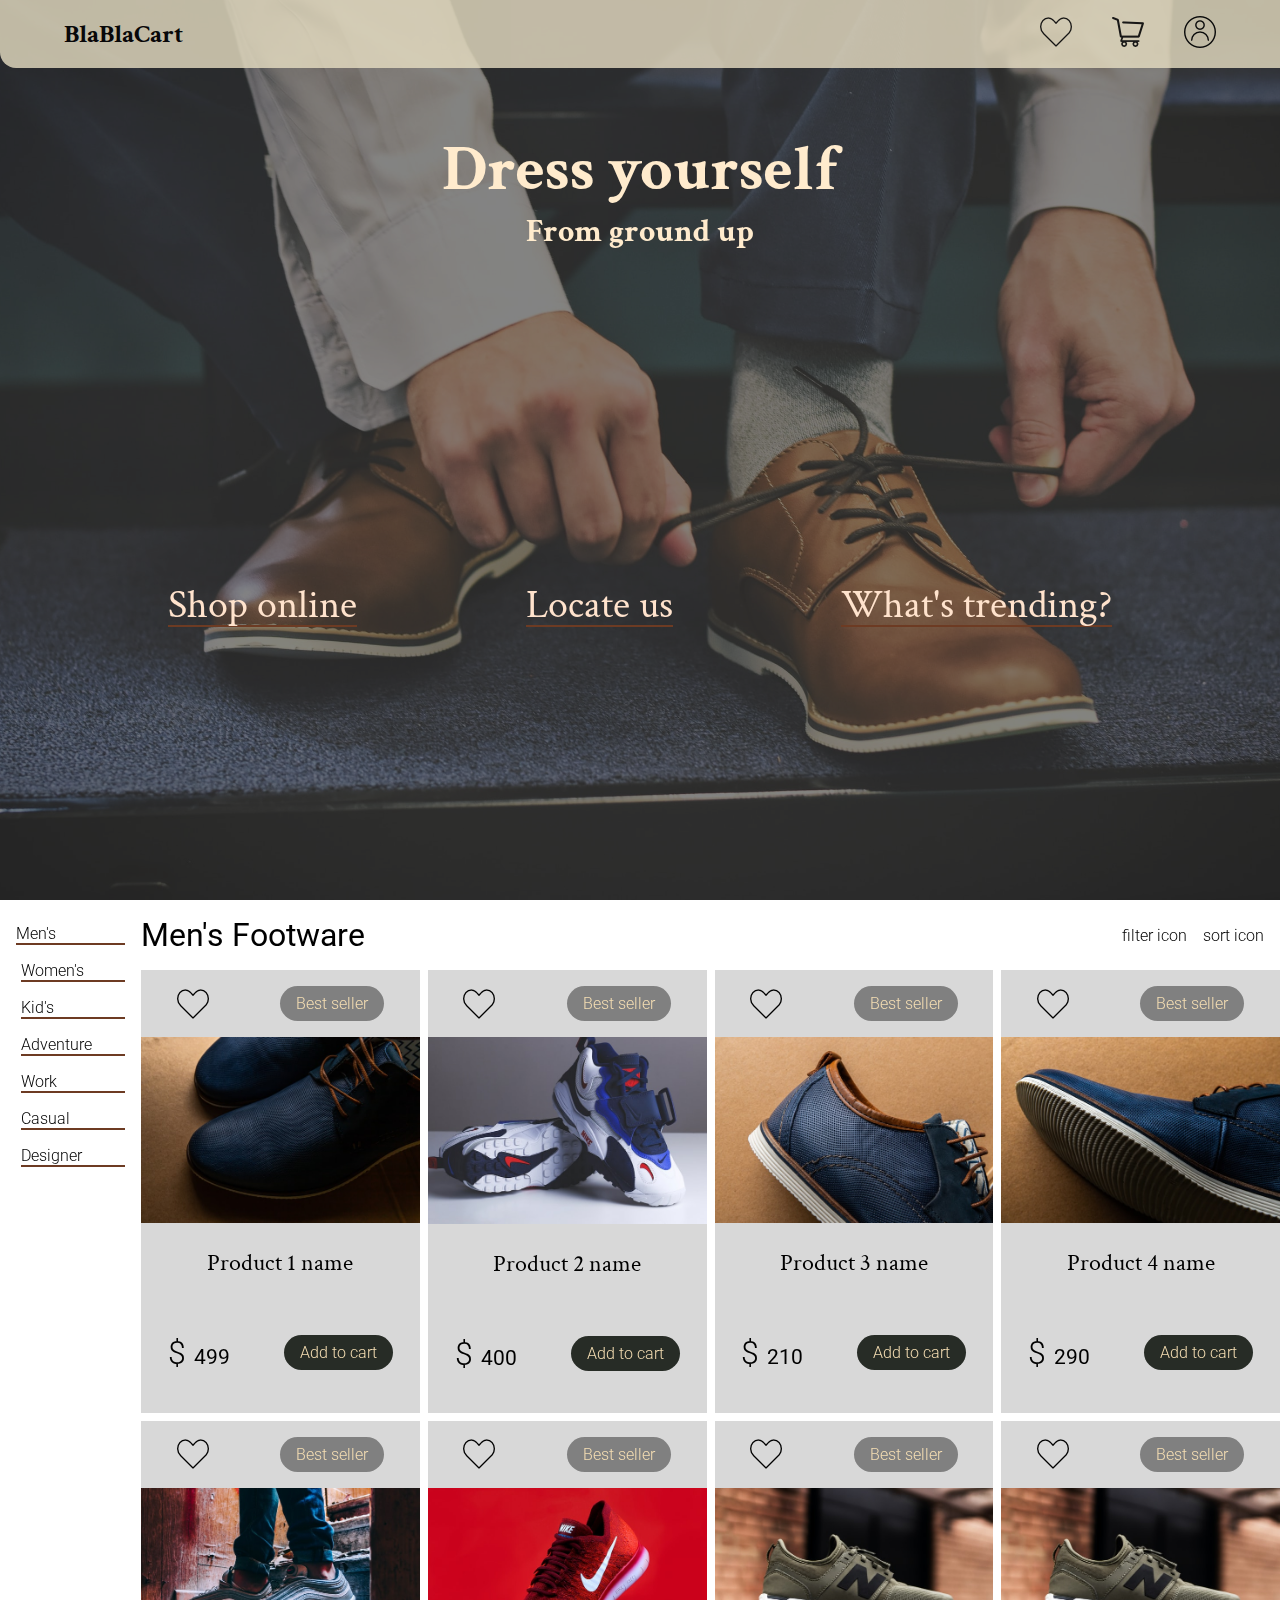
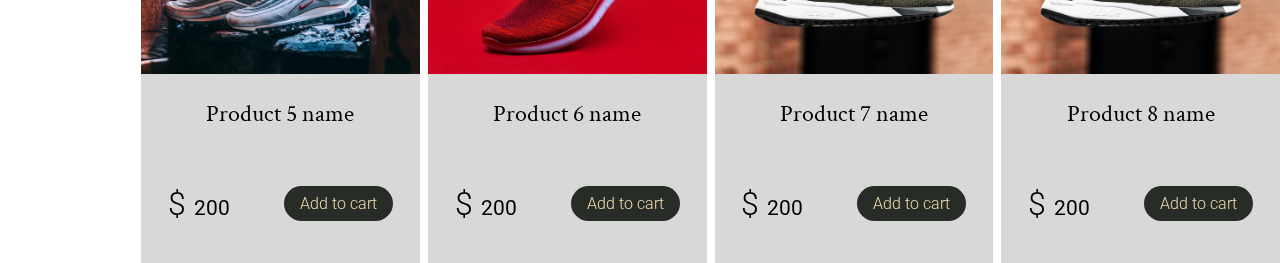
<file: index.html>
<!DOCTYPE html>
<html lang="en">
  <head>
    <meta charset="UTF-8" />
    <meta name="viewport" content="width=device-width, initial-scale=1.0" />
    <title>BlaBlaCart | Premium footware</title>
    <link rel="stylesheet" href="/scss/main.css" />
    <link rel="stylesheet" href="/scss/utility-styles.css" />
    <link
      href="https://fonts.googleapis.com/css2?family=Roboto:wght@100;300;500&display=swap"
      rel="stylesheet"
    />
    <link
      href="https://fonts.googleapis.com/css2?family=Crimson+Text:wght@400;700&display=swap"
      rel="stylesheet"
    />
  </head>
  <body>
    <!-- ! Navbar -->
    <!-- ? Logo -->
    <nav class="nav-bar">
      <div class="container">
        <div class="logo">
          <h2><a href="/index.html">BlaBlaCart</a></h2>
        </div>
        <div class="actions">
          <ul>
            <li class="wishlist">
              <img src="/icons/heart-empty.png" alt="Cart" />
            </li>
            <!-- ? Cart icon -->
            <li class="cart">
              <div></div>
              <img src="/icons/cart32px.png" alt="Cart" id="cart-qty" />
            </li>
            <!-- ? Profile icon -->
            <li class="profile">
              <img src="/icons/profile32px.png" alt="profile image" />
            </li>
          </ul>
        </div>
      </div>
    </nav>

    <!-- ! Showcase actions -->
    <div class="showcase-actions">
      <div class="showcase-buttons">
        <a href="#category-list" class="shop-online">Shop online</a>
        <a href="/geoLocation.html" class="locate-us" target="_blank"
          >Locate us</a
        >
        <a href="/trending.html" class="trending" id="trending" target="_blank"
          >What's trending?</a
        >
      </div>
    </div>
    <!-- ! Cart modal -->

    <div class="modal-container" id="cart-modal">
      <!-- ? Modal box container -->
      <div class="modal-bg-cart">
        <div class="modal-content" id="modal-cart">
          <!-- ? Content of the modal box -->
          <!-- <div class="cart-card">
            <div class="product-image">
              <img src="/images/image-1.jpg" alt="" />
            </div>
            <div class="details-flex">
              <p>Product name</p>
              <div class="quantity">
                <p>Qty</p>
                <input type="number" id="quantity" min="1" max="7" value="2" />
              </div>
            </div>
            <div class="actions-flex">
              <p class="price">$&nbsp;<span>200</span></p>
              <img src="/icons/trash.png" alt="remove" id="remove" />
            </div>
          </div> -->

          <!-- ! Checkout buttons -->
          <div class="checkout">
            <div class="total-price">
              <p>$&nbsp;<span id="checkout-price">Cart empty... </span></p>
            </div>
            <div class="buy-now-btn"><a href="/checkout.html">Buy now!</a></div>
          </div>
        </div>
      </div>
    </div>
    <!-- ! Wishlist modal -->
    <div class="modal-container" id="wishlist-modal">
      <!-- ? Modal box container -->
      <div class="modal-bg-wishlist">
        <div class="modal-content" id="modal-wishlist">
          <!-- ? Content of the modal box -->
          <!-- <div class="wishlist-card">
            <div class="product-image">
              <img src="/images/image-1.jpg" alt="" />
            </div>
            <div class="details-flex">
              <p class="name">Product name</p>
              
              <p class="price">$<span>&nbsp;200</span></p>
            </div>
            <div class="actions-flex">
              <img src="/icons/cart32px.png" alt="save for later" />
              <img src="/icons/trash.png" alt="remove" id="remove" />
            </div>
          </div> -->
        </div>
      </div>
    </div>
    <!-- ! Welcome page -->
    <section class="showcase">
      <h1>Dress yourself</h1>
      <h3>From ground up</h3>
    </section>

    <!-- ! Product display modal -->

    <section class="product-modal">
      <div class="modal-bg">
        <!-- ? position fixed -->
        <div class="modal-content">
          <!--? position relative -->
          <div class="product-display-grid">
            <div class="product-listing">
              <div class="name"><p id="modal-name">Product name</p></div>
              <img src="./images/image-1.jpg" alt="" />
              <div class="call-to-action">
                <p class="price" id="modal-listing-price">
                  $&nbsp;<span id="modal-price">499</span>
                </p>
                <div id="cart-btn">
                  <a href="">Add to cart</a>
                </div>
              </div>
            </div>
            <div class="description">
              <p>
                Lorem, ipsum dolor sit amet con sectetur adipi sicing elit.
                Accusa mus corrupti dolore distinction asperiores vitae facere?
              </p>
            </div>
          </div>
          <div class="product-display-grid"></div>
          <button class="close">x</button>
          <!-- ? position absolute -->
        </div>
      </div>
    </section>

    <section class="shopping-grid">
      <!-- ! Aside -->
      <!-- ? Category list -->
      <div class="category-list" id="category-list">
        <ul>
          <li class="category-item category-item-1"><a href="">Men's</a></li>
          <li class="category-item category-item-2"><a href="">Women's</a></li>
          <li class="category-item category-item-3"><a href="">Kid's</a></li>
          <li class="category-item category-item-4">
            <a href="">Adventure</a>
          </li>
          <li class="category-item category-item-5"><a href="">Work</a></li>
          <li class="category-item category-item-6"><a href="">Casual</a></li>
          <li class="category-item category-item-7">
            <a href="">Designer</a>
          </li>
        </ul>
      </div>

      <!-- ! Main grid -->

      <div class="product-flex">
        <!-- ? Horizontal title of category and filter/sort icons -->
        <div class="category-bar">
          <div class="category-title">Men's Footware</div>
          <div class="filter-and-sort">
            <div class="filter">filter icon</div>
            <div class="sort">sort icon</div>
          </div>
        </div>
        <!-- ? Grid of products -->
        <div class="product-grid" id="product-grid">
          <!-- ? Product cards -->
          <div class="product-card product-card-1">
            <div class="card-grid">
              <div class="product-interactions">
                <img src="/icons/heart-empty.png" alt="" class="wishlist-btn" />
                <p>Best seller</p>
              </div>

              <img src="./images/image-1.jpg" alt="" />
              <div class="details">
                <p id="name">Product 1 name</p>
                <div class="call-to-action">
                  <p class="price">$&nbsp;<span id="price-">499</span></p>
                  <div class="cart-btn"><a href="">Add to cart</a></div>
                </div>
              </div>
            </div>
          </div>
          <div class="product-card product-card-2">
            <div class="card-grid">
              <div class="product-interactions">
                <img src="/icons/heart-empty.png" alt="" class="wishlist-btn" />

                <p>Best seller</p>
              </div>
              <img src="./images/image-2.jpg" alt="" />
              <div class="details">
                <p id="name">Product 2 name</p>
                <div class="call-to-action">
                  <p class="price">$&nbsp;<span id="price-">400</span></p>
                  <div class="cart-btn"><a href="">Add to cart</a></div>
                </div>
              </div>
            </div>
          </div>
          <div class="product-card product-card-3">
            <div class="card-grid">
              <div class="product-interactions">
                <img src="/icons/heart-empty.png" alt="" class="wishlist-btn" />
                <p>Best seller</p>
              </div>
              <img src="./images/image-3.jpg" alt="" />
              <div class="details">
                <p id="name">Product 3 name</p>
                <div class="call-to-action">
                  <p class="price">$&nbsp;<span id="price-">210</span></p>
                  <div class="cart-btn"><a href="">Add to cart</a></div>
                </div>
              </div>
            </div>
          </div>
          <div class="product-card product-card-4">
            <div class="card-grid">
              <div class="product-interactions">
                <img src="/icons/heart-empty.png" alt="" class="wishlist-btn" />
                <p>Best seller</p>
              </div>
              <img src="./images/image-4.jpg" alt="" />
              <div class="details">
                <p id="name">Product 4 name</p>
                <div class="call-to-action">
                  <p class="price">$&nbsp;<span id="price-">290</span></p>
                  <div class="cart-btn"><a href="">Add to cart</a></div>
                </div>
              </div>
            </div>
          </div>
          <div class="product-card product-card-5">
            <div class="card-grid">
              <div class="product-interactions">
                <img src="/icons/heart-empty.png" alt="" class="wishlist-btn" />
                <p>Best seller</p>
              </div>
              <img src="./images/image-5.jpg" alt="" />
              <div class="details">
                <p id="name">Product 5 name</p>
                <div class="call-to-action">
                  <p class="price">$&nbsp;<span id="price-">200</span></p>
                  <div class="cart-btn"><a href="">Add to cart</a></div>
                </div>
              </div>
            </div>
          </div>
          <div class="product-card product-card-6">
            <div class="card-grid">
              <div class="product-interactions">
                <img src="/icons/heart-empty.png" alt="" class="wishlist-btn" />
                <p>Best seller</p>
              </div>
              <img src="./images/image-6.jpg" alt="" />
              <div class="details">
                <p id="name">Product 6 name</p>
                <div class="call-to-action">
                  <p class="price">$&nbsp;<span id="price-">200</span></p>
                  <div class="cart-btn"><a href="">Add to cart</a></div>
                </div>
              </div>
            </div>
          </div>
          <div class="product-card product-card-7">
            <div class="card-grid">
              <div class="product-interactions">
                <img src="/icons/heart-empty.png" alt="" class="wishlist-btn" />
                <p>Best seller</p>
              </div>
              <img src="./images/image-7.jpg" alt="" />
              <div class="details">
                <p id="name">Product 7 name</p>
                <div class="call-to-action">
                  <p class="price">$&nbsp;<span id="price-">200</span></p>
                  <div class="cart-btn"><a href="">Add to cart</a></div>
                </div>
              </div>
            </div>
          </div>
          <div class="product-card product-card-7">
            <div class="card-grid">
              <div class="product-interactions">
                <img src="/icons/heart-empty.png" alt="" class="wishlist-btn" />
                <p>Best seller</p>
              </div>
              <img src="./images/image-7.jpg" alt="" />
              <div class="details">
                <p id="name">Product 8 name</p>
                <div class="call-to-action">
                  <p class="price">$&nbsp;<span id="price-">200</span></p>
                  <div class="cart-btn"><a href="">Add to cart</a></div>
                </div>
              </div>
            </div>
          </div>
        </div>
      </div>
    </section>
  </body>
  <script src="/cart.js"></script>
  <script src="/modal-script.js"></script>
  <script src="/wishlist.js"></script>
  <script src="https://ajax.googleapis.com/ajax/libs/jquery/3.5.1/jquery.min.js"></script>
</html>
</file>
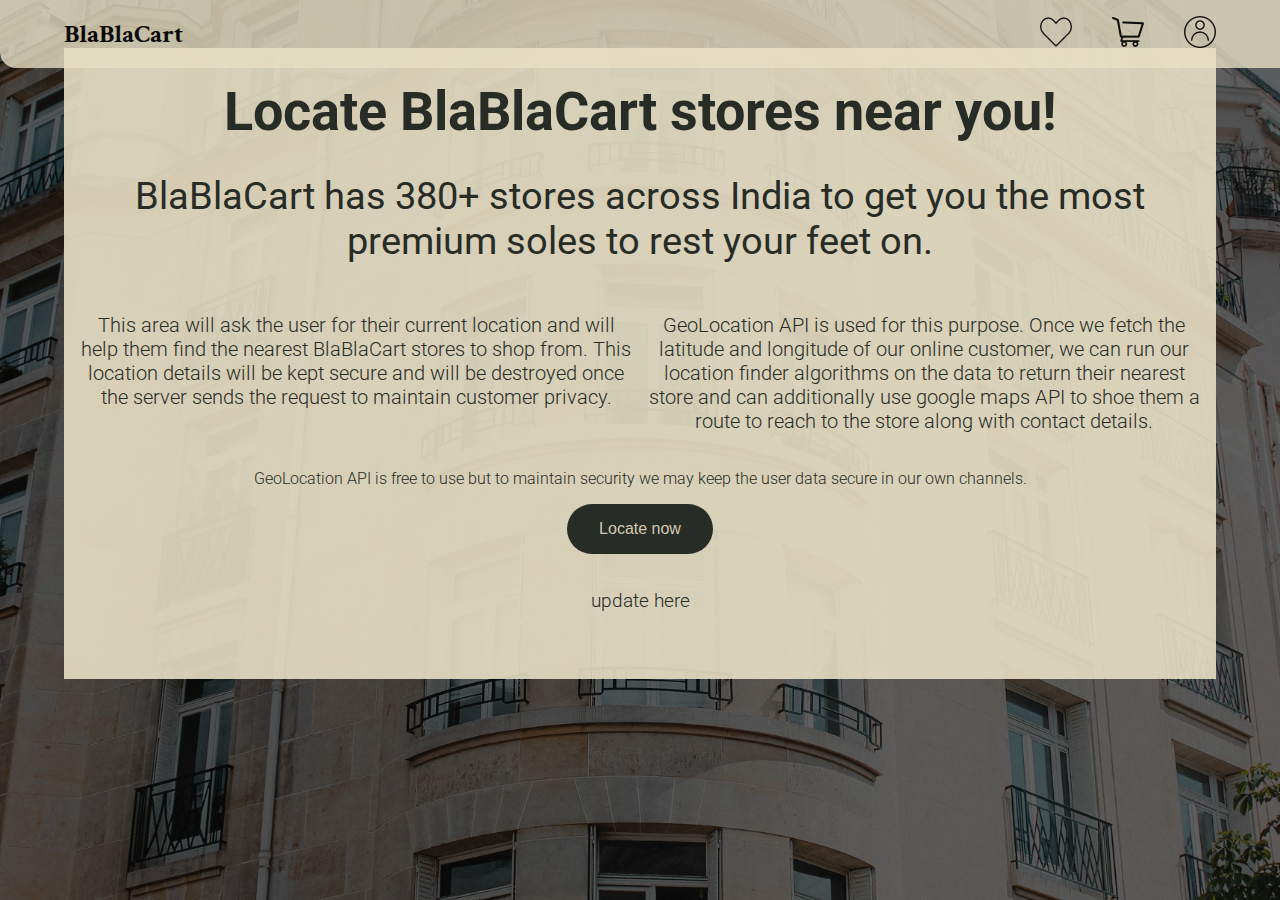
<file: geoLocation.html>
<!DOCTYPE html>
<html lang="en">
  <head>
    <meta charset="UTF-8" />
    <meta name="viewport" content="width=device-width, initial-scale=1.0" />
    <title>BlaBlaCart | Premium footware</title>
    <link rel="stylesheet" href="/scss/main.css" />
    <link rel="stylesheet" href="/scss/utility-styles.css" />
    <link
      href="https://fonts.googleapis.com/css2?family=Roboto:wght@100;300;500&display=swap"
      rel="stylesheet"
    />
    <link
      href="https://fonts.googleapis.com/css2?family=Crimson+Text:wght@400;700&display=swap"
      rel="stylesheet"
    />
    <style>
      .section-header {
        background-color: rgba(232, 223, 196, 0.9);
        display: flex;
        flex-direction: column;
        align-items: center;
        padding: 50px 0;
        color: rgba(39, 44, 38, 1);
        text-align: center;

        margin: 3rem 0;
        padding: 2rem 1rem;
      }

      .section-header h2 {
        font-size: 3.4rem;
        padding-bottom: 30px;
      }
      .section-header h3 {
        font-size: 2.4rem;
        padding-bottom: 30px;
        font-weight: normal;
      }

      .section-header div {
        font-size: 1.25rem;
        display: grid;
        grid-template-columns: 1fr 1fr;
        grid-gap: 1rem;
      }
      @media screen and (max-width: 600px) {
        .section-header div {
          display: flex;
          flex-direction: column;
        }
      }
      #btn {
        outline: none;
        border: none;
        background-color: rgba(39, 44, 38, 1);
        color: rgba(232, 223, 196, 0.9);

        padding: 1rem 2rem;
        border-radius: 4rem;
        cursor: pointer;
        font-size: 1rem;
      }
      #demo {
        padding: 1rem 0;
        font-size: 1.2rem;
      }
    </style>
  </head>
  <body
    style="background: url(/images/trending-bgdark.jpg) center center/cover"
  >
    <nav class="nav-bar">
      <div class="container">
        <div class="logo">
          <h2><a href="/index.html">BlaBlaCart</a></h2>
        </div>
        <div class="actions">
          <ul>
            <li class="wishlist">
              <img src="/icons/heart-empty.png" alt="Cart" />
            </li>
            <!-- ? Cart icon -->
            <li class="cart">
              <div></div>
              <img src="/icons/cart32px.png" alt="Cart" id="cart-qty" />
            </li>
            <!-- ? Profile icon -->
            <li class="profile">
              <img src="/icons/profile32px.png" alt="profile image" />
            </li>
          </ul>
        </div>
      </div>
    </nav>
    <div class="container">
      <header class="section-header" id="gallery">
        <h2>Locate BlaBlaCart stores near you!</h2>
        <h3>
          BlaBlaCart has 380+ stores across India to get you the most premium
          soles to rest your feet on.
        </h3>
        <div class="columns">
          <p>
            This area will ask the user for their current location and will help
            them find the nearest BlaBlaCart stores to shop from. This location
            details will be kept secure and will be destroyed once the server
            sends the request to maintain customer privacy.
          </p>
          <p>
            GeoLocation API is used for this purpose. Once we fetch the latitude
            and longitude of our online customer, we can run our location finder
            algorithms on the data to return their nearest store and can
            additionally use google maps API to shoe them a route to reach to
            the store along with contact details.
          </p>
        </div>
        <p>
          GeoLocation API is free to use but to maintain security we may keep
          the user data secure in our own channels.
        </p>
        <button id="btn">Locate now</button>
        <p id="demo">update here</p>
      </header>
    </div>
  </body>
  <script src="geoScript.js"></script>
</html>
</file>
<file: scss/main.css>
.nav-bar {
  background-color: #e8dfc4;
  border-radius: 0 0 0 1rem;
  position: fixed;
  top: 0;
  width: 100%;
  z-index: 2;
}

.nav-bar .logo {
  font-family: "Crimson Text", serif;
  font-weight: 700;
  font-size: 1.1em;
}

.nav-bar .logo h2 a {
  text-decoration: none;
  color: black;
  display: -webkit-box;
  display: -ms-flexbox;
  display: flex;
  -webkit-box-align: center;
      -ms-flex-align: center;
          align-items: center;
}

.nav-bar .container {
  display: -webkit-box;
  display: -ms-flexbox;
  display: flex;
  -webkit-box-align: center;
      -ms-flex-align: center;
          align-items: center;
  -webkit-box-pack: justify;
      -ms-flex-pack: justify;
          justify-content: space-between;
}

.nav-bar .container .actions ul {
  display: -webkit-box;
  display: -ms-flexbox;
  display: flex;
}

.nav-bar .container .actions ul .cart,
.nav-bar .container .actions ul .profile {
  margin-left: 2.5rem;
}

.nav-bar .container .actions ul .cart,
.nav-bar .container .actions ul .profile,
.nav-bar .container .actions ul .wishlist {
  cursor: pointer;
}

.nav-bar .container .actions ul .cart {
  position: relative;
}

.nav-bar .container .actions ul .cart:first-child {
  position: absolute;
  top: 0;
  left: -1.5rem;
  height: 1.5rem !important;
  width: 1.5rem;
  background-color: #272c26;
}

@media screen and (min-width: 768px) {
  .nav-bar {
    opacity: 0.3;
  }
  .nav-bar:hover {
    opacity: 0.8;
    -webkit-transition-duration: 300ms;
            transition-duration: 300ms;
  }
}

.modal-container {
  display: -webkit-box;
  display: -ms-flexbox;
  display: flex;
  -webkit-box-align: center;
      -ms-flex-align: center;
          align-items: center;
  -webkit-box-pack: center;
      -ms-flex-pack: center;
          justify-content: center;
  height: 100vh;
  width: 100vw;
  background: #272c26;
  opacity: 0.95;
  position: fixed;
  visibility: hidden;
}

.modal-container .modal-bg-cart,
.modal-container .modal-bg-wishlist {
  overflow-y: auto;
  background-color: #e8dfc4;
  opacity: 1;
  width: 70vw;
  height: 75vh;
  position: fixed;
  top: 15vh;
  display: -webkit-box;
  display: -ms-flexbox;
  display: flex;
  -webkit-box-pack: center;
      -ms-flex-pack: center;
          justify-content: center;
  visibility: hidden;
}

.modal-container .modal-bg-cart::-webkit-scrollbar,
.modal-container .modal-bg-wishlist::-webkit-scrollbar {
  width: 0 !important;
}

.modal-container .modal-bg-cart .modal-content,
.modal-container .modal-bg-wishlist .modal-content {
  display: -ms-grid;
  display: grid;
  -ms-grid-columns: 1fr;
      grid-template-columns: 1fr;
  grid-gap: 1rem;
  justify-items: left;
  height: 50%;
}

.modal-container .modal-bg-cart .modal-content .cart-card,
.modal-container .modal-bg-cart .modal-content .wishlist-card,
.modal-container .modal-bg-wishlist .modal-content .cart-card,
.modal-container .modal-bg-wishlist .modal-content .wishlist-card {
  height: 25%;
  display: -ms-grid;
  display: grid;
  -ms-grid-columns: 2fr 2fr 1fr;
      grid-template-columns: 2fr 2fr 1fr;
  padding: 0.5rem 1rem;
}

.modal-container .modal-bg-cart .modal-content .cart-card .product-image,
.modal-container .modal-bg-cart .modal-content .wishlist-card .product-image,
.modal-container .modal-bg-wishlist .modal-content .cart-card .product-image,
.modal-container .modal-bg-wishlist .modal-content .wishlist-card .product-image {
  display: -webkit-box;
  display: -ms-flexbox;
  display: flex;
  -webkit-box-align: center;
      -ms-flex-align: center;
          align-items: center;
  -webkit-box-pack: center;
      -ms-flex-pack: center;
          justify-content: center;
}

.modal-container .modal-bg-cart .modal-content .cart-card .details-flex,
.modal-container .modal-bg-cart .modal-content .wishlist-card .details-flex,
.modal-container .modal-bg-wishlist .modal-content .cart-card .details-flex,
.modal-container .modal-bg-wishlist .modal-content .wishlist-card .details-flex {
  display: -webkit-box;
  display: -ms-flexbox;
  display: flex;
  -webkit-box-orient: vertical;
  -webkit-box-direction: normal;
      -ms-flex-direction: column;
          flex-direction: column;
  -webkit-box-align: center;
      -ms-flex-align: center;
          align-items: center;
  -webkit-box-pack: space-evenly;
      -ms-flex-pack: space-evenly;
          justify-content: space-evenly;
}

.modal-container .modal-bg-cart .modal-content .cart-card .details-flex .name,
.modal-container .modal-bg-cart .modal-content .wishlist-card .details-flex .name,
.modal-container .modal-bg-wishlist .modal-content .cart-card .details-flex .name,
.modal-container .modal-bg-wishlist .modal-content .wishlist-card .details-flex .name {
  font-size: 1rem;
}

.modal-container .modal-bg-cart .modal-content .cart-card .details-flex .price,
.modal-container .modal-bg-cart .modal-content .wishlist-card .details-flex .price,
.modal-container .modal-bg-wishlist .modal-content .cart-card .details-flex .price,
.modal-container .modal-bg-wishlist .modal-content .wishlist-card .details-flex .price {
  font-size: 1.5rem;
  margin: 0;
  padding: 0 0 0.5rem 0;
}

.modal-container .modal-bg-cart .modal-content .cart-card .details-flex .price span,
.modal-container .modal-bg-cart .modal-content .wishlist-card .details-flex .price span,
.modal-container .modal-bg-wishlist .modal-content .cart-card .details-flex .price span,
.modal-container .modal-bg-wishlist .modal-content .wishlist-card .details-flex .price span {
  font-size: 1rem;
}

.modal-container .modal-bg-cart .modal-content .cart-card .details-flex .quantity,
.modal-container .modal-bg-cart .modal-content .wishlist-card .details-flex .quantity,
.modal-container .modal-bg-wishlist .modal-content .cart-card .details-flex .quantity,
.modal-container .modal-bg-wishlist .modal-content .wishlist-card .details-flex .quantity {
  display: -webkit-box;
  display: -ms-flexbox;
  display: flex;
  -webkit-box-align: center;
      -ms-flex-align: center;
          align-items: center;
  -webkit-box-pack: center;
      -ms-flex-pack: center;
          justify-content: center;
}

.modal-container .modal-bg-cart .modal-content .cart-card .details-flex .quantity #quantity,
.modal-container .modal-bg-cart .modal-content .wishlist-card .details-flex .quantity #quantity,
.modal-container .modal-bg-wishlist .modal-content .cart-card .details-flex .quantity #quantity,
.modal-container .modal-bg-wishlist .modal-content .wishlist-card .details-flex .quantity #quantity {
  height: 2.5rem;
  width: 3.5rem;
  text-align: center;
  margin-left: 1.3rem;
  outline: none;
  border: none;
  color: #272c26;
  background: #d8b87b;
}

.modal-container .modal-bg-cart .modal-content .cart-card .details-flex .quantity #quantity:focus, .modal-container .modal-bg-cart .modal-content .cart-card .details-flex .quantity #quantity:hover,
.modal-container .modal-bg-cart .modal-content .wishlist-card .details-flex .quantity #quantity:focus,
.modal-container .modal-bg-cart .modal-content .wishlist-card .details-flex .quantity #quantity:hover,
.modal-container .modal-bg-wishlist .modal-content .cart-card .details-flex .quantity #quantity:focus,
.modal-container .modal-bg-wishlist .modal-content .cart-card .details-flex .quantity #quantity:hover,
.modal-container .modal-bg-wishlist .modal-content .wishlist-card .details-flex .quantity #quantity:focus,
.modal-container .modal-bg-wishlist .modal-content .wishlist-card .details-flex .quantity #quantity:hover {
  outline: none;
}

.modal-container .modal-bg-cart .modal-content .cart-card .actions-flex,
.modal-container .modal-bg-cart .modal-content .wishlist-card .actions-flex,
.modal-container .modal-bg-wishlist .modal-content .cart-card .actions-flex,
.modal-container .modal-bg-wishlist .modal-content .wishlist-card .actions-flex {
  display: -webkit-box;
  display: -ms-flexbox;
  display: flex;
  -webkit-box-orient: vertical;
  -webkit-box-direction: normal;
      -ms-flex-direction: column;
          flex-direction: column;
  -webkit-box-align: center;
      -ms-flex-align: center;
          align-items: center;
  -ms-flex-pack: distribute;
      justify-content: space-around;
}

.modal-container .modal-bg-cart .modal-content .cart-card .actions-flex img,
.modal-container .modal-bg-cart .modal-content .wishlist-card .actions-flex img,
.modal-container .modal-bg-wishlist .modal-content .cart-card .actions-flex img,
.modal-container .modal-bg-wishlist .modal-content .wishlist-card .actions-flex img {
  height: 2rem;
  width: 2rem;
  cursor: pointer;
}

.modal-container .modal-bg-cart .modal-content .checkout,
.modal-container .modal-bg-wishlist .modal-content .checkout {
  width: 100%;
  display: -webkit-box;
  display: -ms-flexbox;
  display: flex;
  -webkit-box-align: center;
      -ms-flex-align: center;
          align-items: center;
  -webkit-box-pack: space-evenly;
      -ms-flex-pack: space-evenly;
          justify-content: space-evenly;
}

.modal-container .modal-bg-cart .modal-content .checkout .total-price,
.modal-container .modal-bg-wishlist .modal-content .checkout .total-price {
  margin: 0;
  font-size: 2rem;
  font-weight: normal;
}

.modal-container .modal-bg-cart .modal-content .checkout .total-price span,
.modal-container .modal-bg-wishlist .modal-content .checkout .total-price span {
  font-size: 1.5rem;
}

.modal-container .modal-bg-cart .modal-content .checkout .buy-now-btn a,
.modal-container .modal-bg-wishlist .modal-content .checkout .buy-now-btn a {
  color: wheat;
  background-color: #272c26;
  text-decoration: none;
  padding: 0.5rem 1rem;
  border-radius: 4rem;
}

@media screen and (min-width: 768px) {
  .modal-container .modal-bg-cart .modal-content,
  .modal-container .modal-bg-wishlist .modal-content {
    -ms-grid-columns: 1fr 1fr;
        grid-template-columns: 1fr 1fr;
  }
}

@media screen and (min-width: 1024px) {
  .modal-container .modal-bg-cart .modal-content,
  .modal-container .modal-bg-wishlist .modal-content {
    -ms-grid-columns: 1fr 1fr 1fr;
        grid-template-columns: 1fr 1fr 1fr;
  }
}

.showcase-actions .showcase-buttons {
  position: absolute;
  top: 75vh;
  width: 100%;
  display: -webkit-box;
  display: -ms-flexbox;
  display: flex;
  -webkit-box-orient: vertical;
  -webkit-box-direction: normal;
      -ms-flex-direction: column;
          flex-direction: column;
  -webkit-box-align: center;
      -ms-flex-align: center;
          align-items: center;
  -webkit-box-pack: space-evenly;
      -ms-flex-pack: space-evenly;
          justify-content: space-evenly;
  line-height: 2.5rem;
}

.showcase-actions .showcase-buttons a {
  text-decoration: none;
  color: #ffe3cd;
  display: -webkit-box;
  display: -ms-flexbox;
  display: flex;
  font-family: "Crimson Text", serif;
  font-size: 1.3em;
  -webkit-box-align: center;
      -ms-flex-align: center;
          align-items: center;
  border-bottom: 2px solid #6d3b23;
}

.showcase-actions .showcase-buttons a:hover, .showcase-actions .showcase-buttons a:focus {
  outline: none;
  border-bottom: 3px solid #5a2811;
}

@media screen and (min-width: 768px) {
  .showcase-actions .showcase-buttons {
    -webkit-box-orient: horizontal;
    -webkit-box-direction: normal;
        -ms-flex-direction: row;
            flex-direction: row;
    top: 65vh;
  }
  .showcase-actions .showcase-buttons a {
    font-size: 2.5em;
  }
}

.showcase {
  background: url(/images/hero-image-mobile.jpg) center center/cover;
  height: 100vh;
  z-index: -1;
  font-family: "Crimson Text", serif;
  display: -webkit-box;
  display: -ms-flexbox;
  display: flex;
  -webkit-box-orient: vertical;
  -webkit-box-direction: normal;
      -ms-flex-direction: column;
          flex-direction: column;
  -webkit-box-align: center;
      -ms-flex-align: center;
          align-items: center;
  font-size: 1rem;
  position: relative;
}

.showcase h1,
.showcase h3 {
  color: blanchedalmond;
  z-index: 2;
}

.showcase h1 {
  font-size: 4em;
  padding-top: 2em;
  margin-bottom: 0;
}

.showcase h3 {
  font-size: 2em;
}

.showcase::before {
  content: "";
  z-index: 0;
  background-color: rgba(49, 49, 49, 0.6);
  height: 100%;
  width: 100%;
  position: fixed;
  top: 0;
}

@media screen and (min-width: 768px) {
  .showcase {
    background: url(/images/hero-image.jpg) center center/cover;
  }
}

@media screen and (max-width: 440px) {
  .showcase h1 {
    font-size: 3.1em;
    padding-top: 4em;
  }
}

.product-modal {
  display: -webkit-box;
  display: -ms-flexbox;
  display: flex;
  -webkit-box-align: center;
      -ms-flex-align: center;
          align-items: center;
  -webkit-box-pack: center;
      -ms-flex-pack: center;
          justify-content: center;
  height: 100vh;
  width: 100vw;
  background: #272c26;
  opacity: 0.95;
  position: fixed;
  top: 0;
  visibility: hidden;
}

.product-modal .modal-bg {
  background-color: #e8dfc4;
  opacity: 0.95;
  width: 80vw;
  height: 75vh;
  position: fixed;
  top: 15vh;
  display: -webkit-box;
  display: -ms-flexbox;
  display: flex;
  -webkit-box-pack: center;
      -ms-flex-pack: center;
          justify-content: center;
  visibility: hidden;
}

.product-modal .modal-bg .modal-content {
  position: relative;
  display: -ms-grid;
  display: grid;
  -ms-grid-rows: 1fr 2fr;
      grid-template-rows: 1fr 2fr;
}

.product-modal .modal-bg .modal-content .name {
  padding: 0 0 0 2rem;
}

.product-modal .modal-bg .modal-content .call-to-action {
  width: 100%;
  display: -webkit-box;
  display: -ms-flexbox;
  display: flex;
  -webkit-box-align: center;
      -ms-flex-align: center;
          align-items: center;
  -ms-flex-pack: distribute;
      justify-content: space-around;
  margin: 0 0 0.5rem 0;
}

.product-modal .modal-bg .modal-content .call-to-action p {
  font-size: 2rem;
}

.product-modal .modal-bg .modal-content .call-to-action p span {
  font-size: 1.3rem;
  font-weight: normal;
}

.product-modal .modal-bg .modal-content .call-to-action #cart-btn a {
  color: wheat;
  background-color: #272c26;
  text-decoration: none;
  padding: 0.5rem 1rem;
  border-radius: 4rem;
}

.product-modal .modal-bg .modal-content .description {
  padding: 0 2rem;
}

.product-modal .modal-bg .modal-content .close {
  border: none;
  background: none;
  position: absolute;
  top: 0.8rem;
  right: 1rem;
  font-size: 2rem;
  outline: none;
  cursor: pointer;
}

.product-modal .modal-bg .modal-content .closefocus, .product-modal .modal-bg .modal-content .closehover {
  outline: none;
}

@media screen and (min-width: 768px) {
  .product-modal .modal-content .product-display-grid {
    display: -webkit-box;
    display: -ms-flexbox;
    display: flex;
    -webkit-box-orient: horizontal;
    -webkit-box-direction: reverse;
        -ms-flex-direction: row-reverse;
            flex-direction: row-reverse;
  }
  .product-modal .modal-content .product-display-grid .product-listing {
    display: -webkit-box;
    display: -ms-flexbox;
    display: flex;
    -webkit-box-orient: vertical;
    -webkit-box-direction: normal;
        -ms-flex-direction: column;
            flex-direction: column;
    padding: 0 2rem 0 0;
    -webkit-box-pack: space-evenly;
        -ms-flex-pack: space-evenly;
            justify-content: space-evenly;
    -webkit-box-align: center;
        -ms-flex-align: center;
            align-items: center;
  }
  .product-modal .modal-content .product-display-grid .product-listing p {
    font-size: 2rem;
    margin: 1.5rem 0;
  }
  .product-modal .modal-content .product-display-grid .product-listing .name {
    padding: 0;
  }
  .product-modal .modal-content .product-display-grid .description {
    width: 60%;
    display: -webkit-box;
    display: -ms-flexbox;
    display: flex;
    -webkit-box-align: center;
        -ms-flex-align: center;
            align-items: center;
    -webkit-box-pack: center;
        -ms-flex-pack: center;
            justify-content: center;
  }
}

.shopping-grid .category-list {
  overflow: hidden;
}

.shopping-grid .category-list ul {
  margin: 0;
  padding: 0;
  padding: 1rem 0 0 0;
  display: -webkit-box;
  display: -ms-flexbox;
  display: flex;
  overflow-x: scroll;
  white-space: nowrap;
  font-size: 2rem;
}

.shopping-grid .category-list ul::-webkit-scrollbar {
  width: 0 !important;
}

.shopping-grid .category-list ul .category-item + .category-item {
  margin-left: 0.3rem;
}

.shopping-grid .category-list ul .category-item {
  font-size: 1rem;
  padding: 0.5rem 1rem;
}

.shopping-grid .category-list ul .category-item a {
  text-decoration: none;
  color: black;
  display: -webkit-box;
  display: -ms-flexbox;
  display: flex;
  -webkit-box-align: center;
      -ms-flex-align: center;
          align-items: center;
  border-bottom: 2px solid #6d3b23;
}

.shopping-grid .category-list ul .category-item a:hover, .shopping-grid .category-list ul .category-item a:focus {
  outline: none;
  border-bottom: 3px solid #5a2811;
}

.shopping-grid .product-flex {
  display: -webkit-box;
  display: -ms-flexbox;
  display: flex;
  -webkit-box-orient: vertical;
  -webkit-box-direction: normal;
      -ms-flex-direction: column;
          flex-direction: column;
}

.shopping-grid .product-flex .category-bar {
  display: -webkit-box;
  display: -ms-flexbox;
  display: flex;
  -webkit-box-pack: justify;
      -ms-flex-pack: justify;
          justify-content: space-between;
}

.shopping-grid .product-flex .category-bar .filter-and-sort {
  display: -webkit-box;
  display: -ms-flexbox;
  display: flex;
}

.shopping-grid .product-flex .category-bar .filter-and-sort .sort {
  margin-left: 1rem;
}

.shopping-grid .product-flex .category-bar {
  display: -webkit-box;
  display: -ms-flexbox;
  display: flex;
  -webkit-box-orient: vertical;
  -webkit-box-direction: normal;
      -ms-flex-direction: column;
          flex-direction: column;
  -webkit-box-align: center;
      -ms-flex-align: center;
          align-items: center;
}

.shopping-grid .product-flex .category-bar .category-title {
  font-weight: normal;
  font-size: 2rem;
}

.shopping-grid .product-flex .category-bar > * {
  padding: 0 0 1rem 0;
}

.shopping-grid .product-flex .product-grid {
  display: -ms-grid;
  display: grid;
  -ms-grid-columns: 1fr 1fr;
      grid-template-columns: 1fr 1fr;
  grid-gap: 0.5rem;
}

.shopping-grid .product-flex .product-grid .product-card {
  background-color: #d8d8d8;
  cursor: pointer;
}

.shopping-grid .product-flex .product-grid .product-card .card-grid {
  display: -webkit-box;
  display: -ms-flexbox;
  display: flex;
  -webkit-box-orient: vertical;
  -webkit-box-direction: normal;
      -ms-flex-direction: column;
          flex-direction: column;
  -webkit-box-align: center;
      -ms-flex-align: center;
          align-items: center;
  -webkit-box-pack: center;
      -ms-flex-pack: center;
          justify-content: center;
}

.shopping-grid .product-flex .product-grid .product-card .card-grid .product-interactions {
  display: -webkit-box;
  display: -ms-flexbox;
  display: flex;
  width: 100%;
  -ms-flex-pack: distribute;
      justify-content: space-around;
  -webkit-box-align: center;
      -ms-flex-align: center;
          align-items: center;
}

.shopping-grid .product-flex .product-grid .product-card .card-grid .product-interactions .wishlist-btn {
  height: 2rem;
  width: 2rem;
  margin: 0.4rem 0;
  cursor: pointer;
}

.shopping-grid .product-flex .product-grid .product-card .card-grid .product-interactions p {
  background-color: grey;
  padding: 0.5rem 1rem;
  border-radius: 4rem;
  color: wheat;
}

.shopping-grid .product-flex .product-grid .product-card .card-grid .details {
  width: 100%;
  display: -webkit-box;
  display: -ms-flexbox;
  display: flex;
  -webkit-box-orient: vertical;
  -webkit-box-direction: normal;
      -ms-flex-direction: column;
          flex-direction: column;
  -webkit-box-align: center;
      -ms-flex-align: center;
          align-items: center;
}

.shopping-grid .product-flex .product-grid .product-card .card-grid .details > p {
  font-family: "Crimson Text", serif;
  font-size: 1.5rem;
}

.shopping-grid .product-flex .product-grid .product-card .card-grid .details .call-to-action {
  width: 100%;
  display: -webkit-box;
  display: -ms-flexbox;
  display: flex;
  -webkit-box-align: center;
      -ms-flex-align: center;
          align-items: center;
  -ms-flex-pack: distribute;
      justify-content: space-around;
  margin: 0 0 0.5rem 0;
}

.shopping-grid .product-flex .product-grid .product-card .card-grid .details .call-to-action p {
  font-size: 2rem;
}

.shopping-grid .product-flex .product-grid .product-card .card-grid .details .call-to-action p span {
  font-size: 1.3rem;
  font-weight: normal;
}

.shopping-grid .product-flex .product-grid .product-card .card-grid .details .call-to-action .cart-btn a {
  color: wheat;
  background-color: #272c26;
  text-decoration: none;
  padding: 0.5rem 1rem;
  border-radius: 4rem;
}

@media screen and (min-width: 768px) {
  .shopping-grid {
    display: -webkit-box;
    display: -ms-flexbox;
    display: flex;
  }
  .shopping-grid .category-list {
    width: 40vw;
  }
  .shopping-grid .category-list ul {
    display: -webkit-box;
    display: -ms-flexbox;
    display: flex;
    -webkit-box-orient: vertical;
    -webkit-box-direction: normal;
        -ms-flex-direction: column;
            flex-direction: column;
  }
  .shopping-grid .product-flex .category-bar {
    padding-right: 1rem;
    -webkit-box-orient: horizontal;
    -webkit-box-direction: normal;
        -ms-flex-direction: row;
            flex-direction: row;
  }
  .shopping-grid .product-flex .category-bar > * {
    padding-top: 1rem;
  }
  .shopping-grid .product-flex .product-grid {
    -ms-grid-columns: 1fr 1fr 1fr;
        grid-template-columns: 1fr 1fr 1fr;
  }
}

@media screen and (min-width: 1024px) {
  .shopping-grid .category-list {
    width: 25vw;
  }
  .shopping-grid .product-flex .product-grid {
    -ms-grid-columns: 1fr 1fr 1fr 1fr;
        grid-template-columns: 1fr 1fr 1fr 1fr;
  }
}
/*# sourceMappingURL=main.css.map */
</file>
<file: scss/utility-styles.css>
html {
  scroll-behavior: smooth;
}

*,
*::before,
*::after {
  -webkit-box-sizing: border-box;
          box-sizing: border-box;
}

ul {
  list-style: none;
}

img {
  width: 100%;
}

body {
  margin: 0 auto;
  padding: 0;
  font-family: "Roboto", sans-serif;
  font-weight: 300;
  position: relative;
}

.container {
  max-width: 90%;
  margin: auto;
}

h1,
h2,
h3,
h4,
h5,
h6 {
  margin: 0;
  padding: 0;
}

.display {
  visibility: visible !important;
  scale: 1;
  -webkit-animation: animate ease-out 300ms;
          animation: animate ease-out 300ms;
}

@-webkit-keyframes animate {
  0% {
    -webkit-transform: scaleY(0);
            transform: scaleY(0);
  }
  100% {
    -webkit-transform: scaleY(1);
            transform: scaleY(1);
  }
}

@keyframes animate {
  0% {
    -webkit-transform: scaleY(0);
            transform: scaleY(0);
  }
  100% {
    -webkit-transform: scaleY(1);
            transform: scaleY(1);
  }
}

.display-content-box {
  visibility: visible !important;
  scale: 1;
  -webkit-animation: animate ease-out 500ms;
          animation: animate ease-out 500ms;
}

@keyframes animate {
  0% {
    -webkit-transform: scaleY(0);
            transform: scaleY(0);
  }
  80% {
    -webkit-transform: scaleY(1.3);
            transform: scaleY(1.3);
  }
  100% {
    -webkit-transform: scaleY(1);
            transform: scaleY(1);
  }
}

.display-product {
  visibility: visible !important;
  scale: 1;
  -webkit-animation: animate ease-out 300ms;
          animation: animate ease-out 300ms;
}

@keyframes animate {
  0% {
    -webkit-transform: scaleX(0);
            transform: scaleX(0);
    opacity: 0.1;
  }
  100% {
    -webkit-transform: scaleX(1);
            transform: scaleX(1);
    opacity: 0.9;
  }
}
/*# sourceMappingURL=utility-styles.css.map */
</file>
